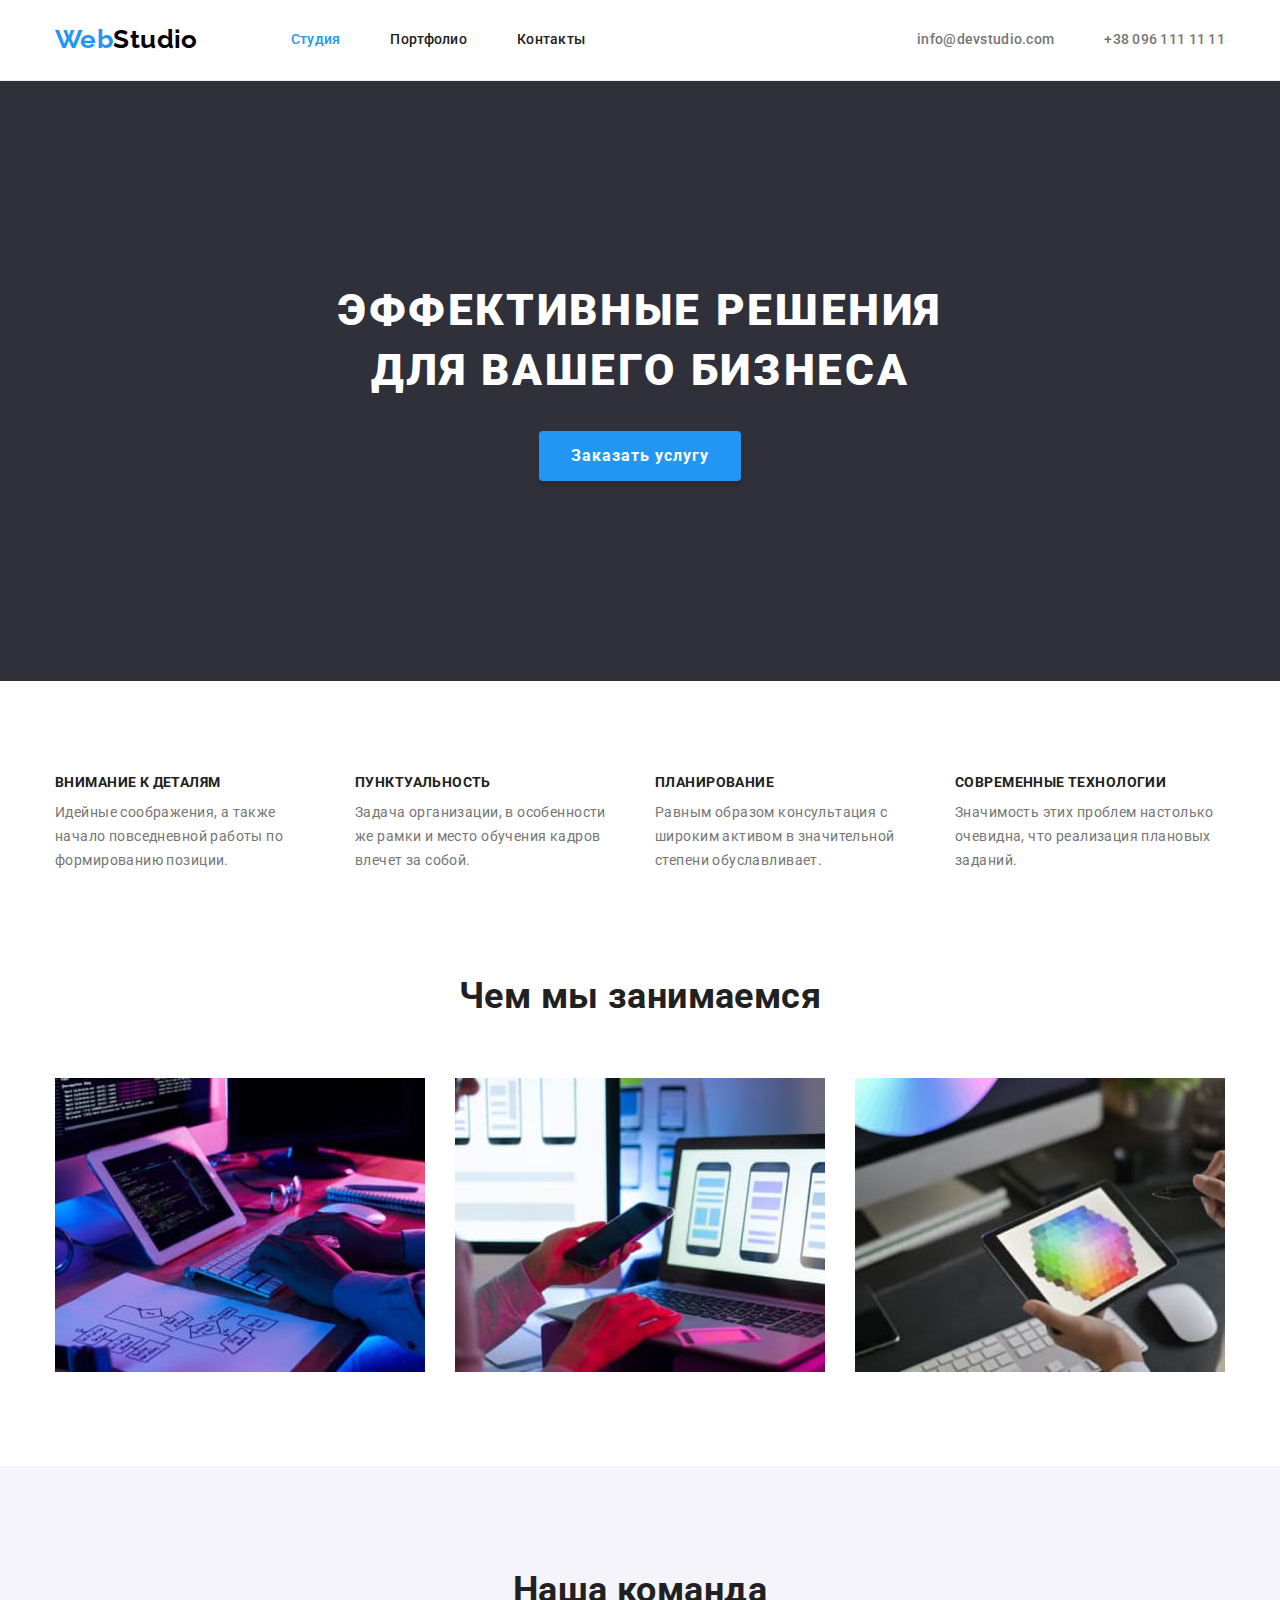
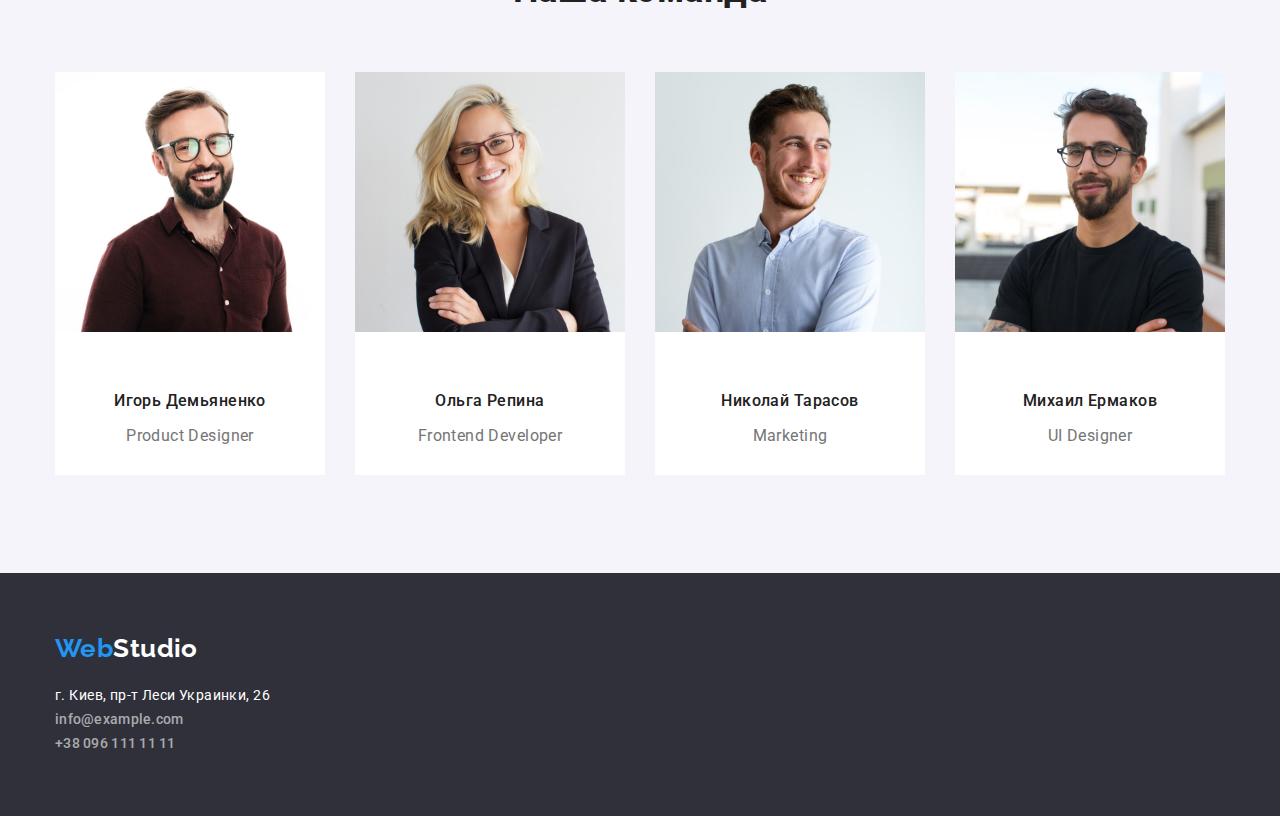
<file: index.html>
<!DOCTYPE html>
<html lang="en">
<head>
    <meta charset="UTF-8">
    <meta http-equiv="X-UA-Compatible" content="IE=edge">
    <meta name="viewport" content="width=device-width, initial-scale=1.0">
    <title>Webstudio</title>
<link href="https://fonts.googleapis.com/css2?family=Raleway:wght@700&family=Roboto:wght@400;500;700;900&display=swap"
        rel="stylesheet">   
        <link rel="stylesheet" href="https://cdnjs.cloudflare.com/ajax/libs/modern-normalize/1.1.0/modern-normalize.min.css">
     <link rel="stylesheet" href="./css/styles.css">
    
</head>
<body>
    <!-- header -->
    <header class="page-header">
    <div class="container margin-reset main-nav">
<nav class="nav-align">
    <a href="./index.html" class="logo"><span class="logo-web">Web</span>Studio</a>

    <ul class="site-nav list">

        <li class="item"><a class="current link" href="./index.html">Студия</a></li>
        <li class="item"><a class="link" href="./portfolio.html">Портфолио</a></li>
        <li class="item"><a class="link" href="">Контакты</a></li>
    </ul>


</nav>
<ul class="auth list container-auth">

    <li class="item"><a class="email" href="mailto:info@devstudio.com">info@devstudio.com</a></li>
    <li class="item"><a class="email" href="tel:+380961111111">+38 096 111 11 11</a></li>
</ul>



    </div>
    </header>
    <main>


        <section class="section section-bgc">
           <div class="container">
                <h1 class="hero">Эффективные решения для вашего бизнеса</h1>
                <div class="button-centered">
                    <button class="button" type="button">Заказать услугу</button>
                </div>
           </div>

        </section>
        <section class="section">
      <div class="container advantages">
            <!-- header will be hidden -->
            <h2 class="section-title visually-hidden">наши преимущества</h2>
            <ul class="list advantages-list">
                <li class="item">
                    <h3 class="subheader">Внимание к деталям</h3>
                    <p class="subheader-text">Идейные соображения, а также начало повседневной работы по формированию позиции.</p>
                </li>
                <li class="item">
                    <h3 class="subheader">Пунктуальность</h3>
                    <p class="subheader-text">Задача организации, в особенности же рамки и место обучения кадров влечет за собой.
                    </p>
                </li>
                <li class="item">
                    <h3 class="subheader">Планирование</h3>
                    <p class="subheader-text">Равным образом консультация с широким активом в значительной степени обуславливает.
                    </p>
                </li>
                <li class="item">
                    <h3 class="subheader">Современные технологии</h3>
                    <p class="subheader-text">Значимость этих проблем настолько очевидна, что реализация плановых заданий.</p>
                </li>
            </ul>

      </div>
            </section>
       
            <!-- our services -->
        <section class="section no-padding-top">
           <div class="container ">
                <h2 class="section-title">Чем мы занимаемся</h2>
                <ul class="list services">
                    <li class="item"><img src="./images/img.jpg" alt="pc_hands_to_the_left_side_typing" width="370"> </li>
                    <li class="item"><img src="./images/img(1).jpg" alt="display_phone_in_the_hand" width="370"></li>
                    <li class="item"><img src="./images/img(2).jpg" alt="tablet_hexagon" width="370"></li>
                </ul>
                </div>
        </section>
              
        <!-- our team -->
                <section class="section grey-bgc">
                   <div class="container team ">
                    <h2 class="section-title">Наша команда</h2>
                    <ul class="list team-list">
                        <li class="item"><img class="image" src="./images/img(3).jpg" alt="Igor_Demyanenko" width="270">
                            <div class="padding-desc">
                                <h3 class="subheader-team">Игорь Демьяненко</h3>
                                <p class="text">Product Designer</p>
                            </div>
                        </li>
                        <li class="item"><img class="image" src="./images/img(4).jpg" alt="Blonde girl Olga Repina" width="270">
                          <div class="padding-desc">
                                <h3 class="subheader-team">Ольга Репина</h3>
                                <p class="text">Frontend Developer</p>
                          </div>
                        </li>
                        <li class="item"><img class="image" src="./images/img(5).jpg" alt="Smiling Nikolai Tarasov" width="270">
                          <div class="padding-desc">
                            <h3 class="subheader-team">Николай Тарасов</h3>
                            <p class="text">Marketing</p>
                          </div>
                        </li>
                        <li class="item"><img class="image" src="./images/img(6).jpg" alt="Mikhail Ermakov in a black shirt" width="270">
                            <div class="padding-desc">
                                <h3 class="subheader-team">Михаил Ермаков</h3>
                                <p class="text">UI Designer</p>
                            </div>
                        </li>
                    </ul>

                   </div>
        </section>
        <!--test -->

  </main>
    <footer class="bgc-footer">
        <div class="container container-footer">
            <!-- is it necessary to use 2 separate <address> tags? -->
            <!-- added div for css -->
            <a class="logo-footer" href="./index.html"><span class="logo-web">Web</span>Studio</a>
            <address class="address-no-italic"> 
                г. Киев, пр-т Леси Украинки, 26
               <ul class="auth list bgc-grey address-no-italic auth-footer">
                    <li class="item-color"><a class="email-foot" href="mailto:info@example.com">info@example.com</a></li>
                    <li class="item-color"><a class="email-foot" href="tel:+380961111111">+38 096 111 11 11</a></li>
                </ul>
            </address>
        </div>
    </footer>
</body>
</html>
</file>
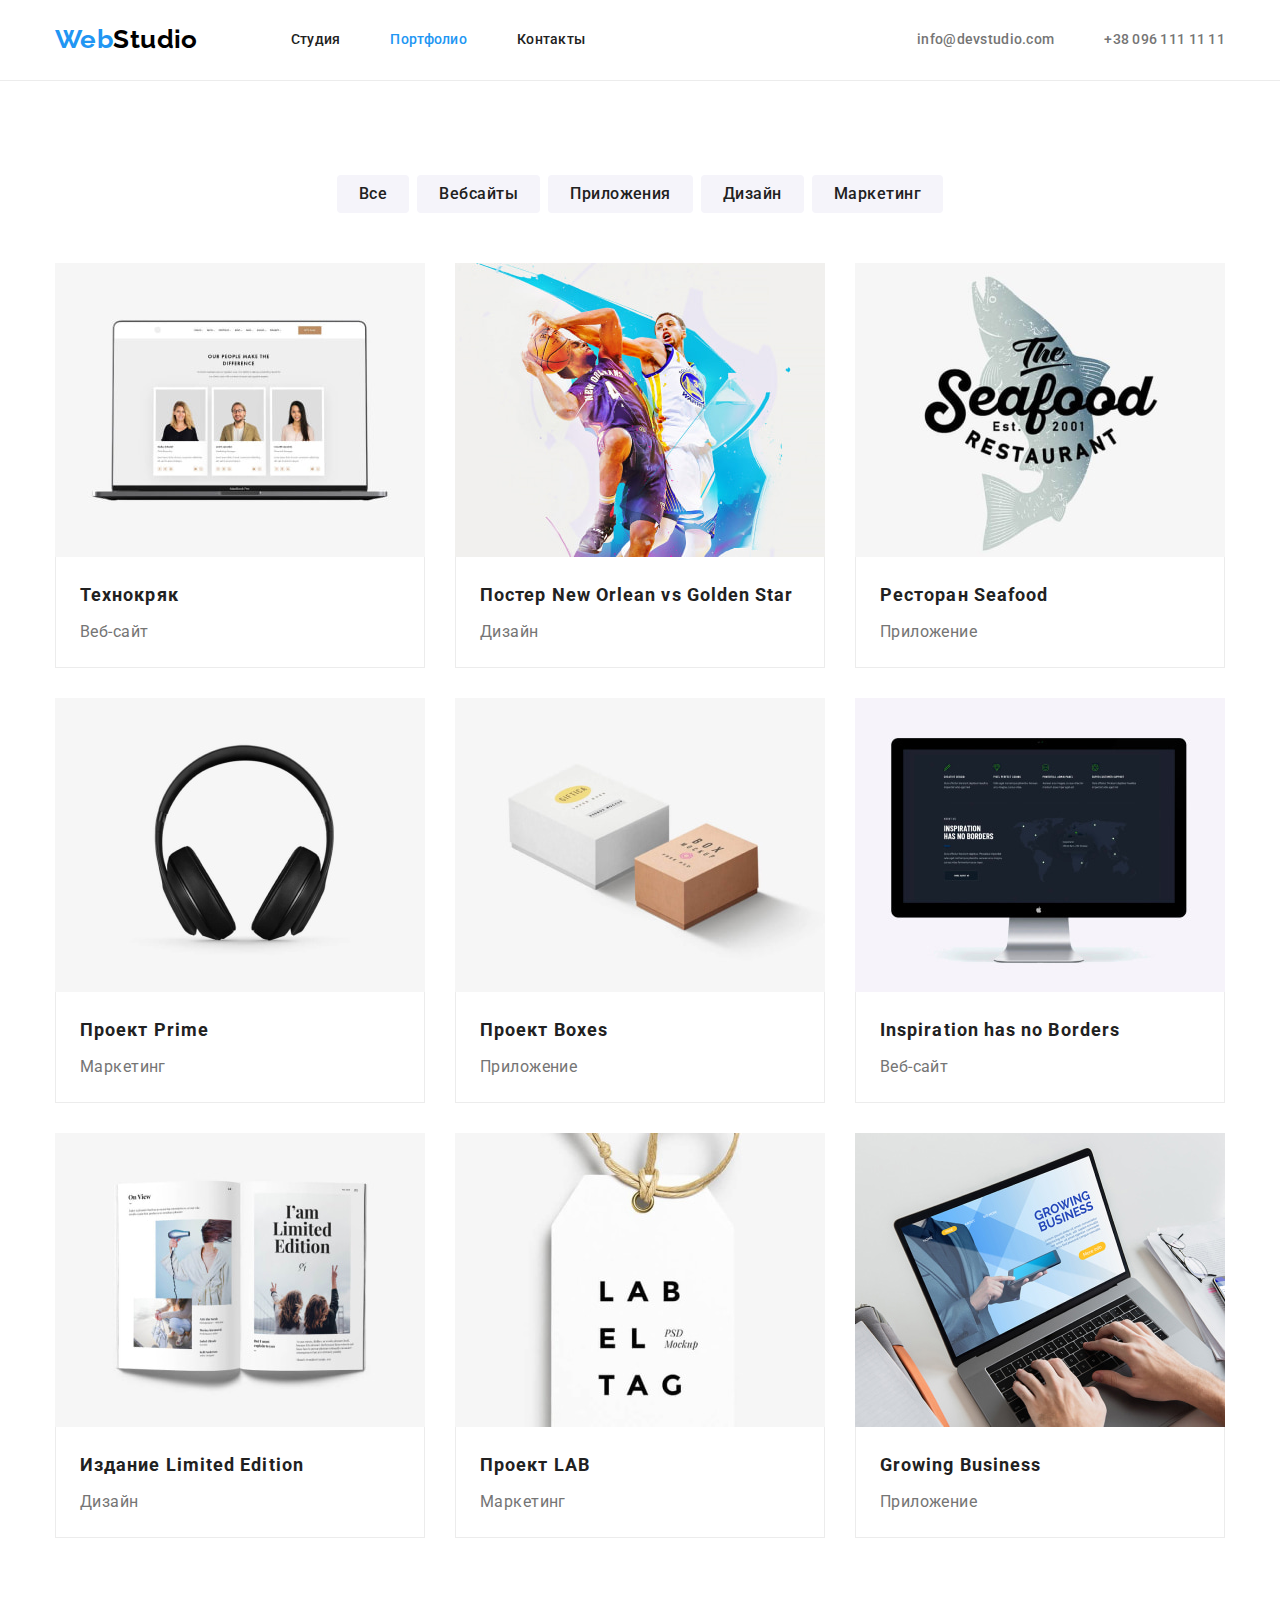
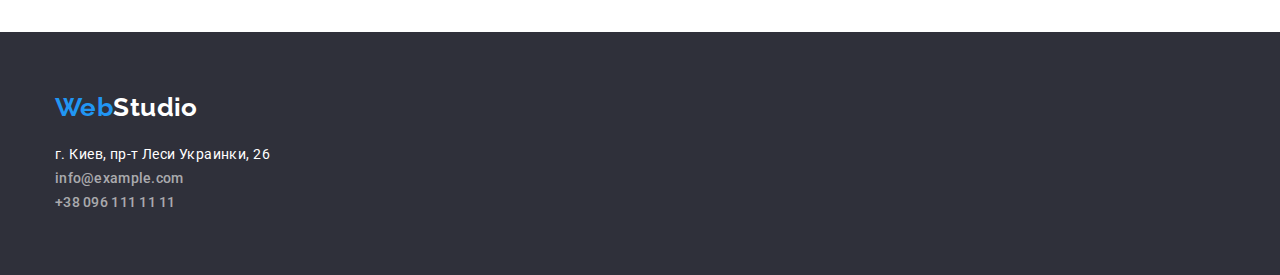
<file: portfolio.html>
<!DOCTYPE html>
<html lang="en">
<head>
    <meta charset="UTF-8">
    <meta http-equiv="X-UA-Compatible" content="IE=edge">
    <meta name="viewport" content="width=device-width, initial-scale=1.0">
    <title>Portfolio</title>
    <link href="https://fonts.googleapis.com/css2?family=Raleway:wght@700&family=Roboto:wght@400;500;700;900&display=swap"
        rel="stylesheet">
     <link rel="stylesheet" href="https://cdnjs.cloudflare.com/ajax/libs/modern-normalize/1.1.0/modern-normalize.min.css">
    <link rel="stylesheet" href="./css/styles.css">
</head>
<body>
<!-- header -->
    <header class="page-header">
        <div class="container margin-reset main-nav">
            <nav class="nav-align">
                <a href="./index.html" class="logo"><span class="logo-web">Web</span>Studio</a>
    
                <ul class="site-nav list">
    
                    <li class="item"><a class="link" href="./index.html">Студия</a></li>
                    <li class="item"><a class="current link" href="./portfolio.html">Портфолио</a></li>
                    <li class="item"><a class="link" href="">Контакты</a></li>
                </ul>
    
    
            </nav>
            <ul class="auth list container-auth">
    
                <li class="item"><a class="email" href="mailto:info@devstudio.com">info@devstudio.com</a></li>
                <li class="item"><a class="email" href="tel:+380961111111">+38 096 111 11 11</a></li>
            </ul>
    
    
    
        </div>
    </header>
<main>
<section class="section-port">
<!-- hidden header -->

<div class="container">

    <h1 class="header-main">portfolio</h1>
    
    
  

    <ul class="filter list">
        <li class="item">
            <button class="filter-button" type="button">Все</button>
        </li>
        <li class="item">
            <button class="filter-button" type="button">Вебсайты</button>
        </li>
        <li class="item">
            <button class="filter-button" type="button">Приложения</button>
        </li>
        <li class="item">
            <button class="filter-button" type="button">Дизайн</button>
        </li>
        <li class="item">
            <button class="filter-button" type="button">Маркетинг</button>
        </li>
    
    </ul>

  
    
        <ul class="list port-cards">
            <li class="item">
                <a href="">
                    <img src="./images/portfolio/tehnohryak.jpg" alt="Технокряк" width="370">
                  
                    <div class="cards-desc">
                    <h2 class="port-subheader">Технокряк</h2>
                    <p class="port-text">Веб-сайт</p>

                   </div>
                </a>
            </li>
    
    
            <li class="item">
                <a href="">
                    <img src="./images/portfolio/basketball.jpg" alt="New Orlean vs Golden Star" width="370">
                   <div class="cards-desc">
                <h2 class="port-subheader">Постер New Orlean vs Golden Star</h2>
                <p class="port-text">Дизайн</p>

                   </div>
                </a>
            </li>
    
            <li class="item">
                
                    <a href=""><img src="./images/portfolio/seafood.jpg" alt="Ресторан Seafood" width="370">
                        <div class="cards-desc">
                        <h2 class="port-subheader">Ресторан Seafood</h2>
                        <p class="port-text">Приложение</p>

                        </div>
                    </a>
            </li>
    
            <li class="item">
                <a href=""><img src="./images/portfolio/Prime.jpg" alt="Проект Prime" width="370">
                   <div class="cards-desc">
                    <h2 class="port-subheader">Проект Prime</h2>
                    <p class="port-text">Маркетинг</p>
                   </div>
                </a>
            </li>
    
           
            <li class="item">
                <a href=""><img src="./images/portfolio/Boxes.jpg" alt="Проект Boxes" width="370">
                    <div class="cards-desc">
                        <h2 class="port-subheader">Проект Boxes</h2>
                        <p class="port-text">Приложение</p>
                    </div>
                </a>
            </li>
    
            <li class="item">
                <a href="">
                    <img src="./images/portfolio/Borders.jpg" alt="Inspiration has no Borders" width="370">
                    <div class="cards-desc">
                        <h2 class="port-subheader">Inspiration has no Borders</h2>
                        <p class="port-text">Веб-сайт</p>
                    </div>
                </a>
            </li>
            <li class="item">
                <a href="">
                    <img src="./images/portfolio/Limited.jpg" alt="Издание Limited Edition" width="370">
                    <div class="cards-desc">
                    <h2 class="port-subheader">Издание Limited Edition</h2>
                    <p class="port-text">Дизайн</p>

                    </div>
                </a>
            </li>
            <li class="item">
                <a href="">
                    <img src="./images/portfolio/Lab.jpg" alt="Проект LAB" width="370">
                    <div class="cards-desc">
                        <h2 class="port-subheader"> Проект LAB</h2>
                        <p class="port-text">Маркетинг</p>
                    </div>
                </a>
            </li>
            <li class="item">
                <a href="">
                    <img src="./images/portfolio/Business.jpg" alt="Growing Business" width="370">
                    <div class="cards-desc">
                        <h2 class="port-subheader">Growing Business</h2>
                        <p class="port-text">Приложение</p>
                    </div>
                </a>
            </li>
    
        </ul>
        </div>
    </section>

</main>
    <footer class="bgc-footer">
        <div class="container container-footer">
            <!-- is it necessary to use 2 separate <address> tags? -->
            <!-- added div for css -->
            <a class="logo-footer" href="./index.html"><span class="logo-web">Web</span>Studio</a>
            <address class="address-no-italic">
                г. Киев, пр-т Леси Украинки, 26
                <ul class="auth list bgc-grey address-no-italic auth-footer">
                    <li class="item-color"><a class="email-foot" href="mailto:info@example.com">info@example.com</a></li>
                    <li class="item-color"><a class="email-foot" href="tel:+380961111111">+38 096 111 11 11</a></li>
                </ul>
            </address>
        </div>
    </footer>
</body>
</html>
</file>
<file: css/styles.css>
:root {
    --primary-text-color: rgba(117, 117, 117, 1);
    --secondary-text-color: rgba(33, 33, 33, 1);
    --accent-color: rgba(33, 150, 243, 1);
    --background-secondary-color: rgba(245, 244, 250, 1);
    --hero-and-footer-color:rgba(47, 48, 58, 1);

}
body {
    background-color: #fff;
    color: var(--primary-text-color);
    font-family:Roboto, sans-serif;
    font-size: 14px;
    line-height: 1.71;
    letter-spacing: 0.03em;
    }


/* BGC secondary  rgba(245, 244, 250, 1); */

/* text color  rgba(117, 117, 117, 1); */

/* secondary text color rgba(33, 33, 33, 1); */

/* accent rgba(33, 150, 243, 1) */

/* address #ffffff  */

/* footer contact background: rgba(255, 255, 255, 0.6); */

h1,h2,h3,h4 {
    margin-top: 0px;
}


p {
    margin-top: 0;
    margin-bottom: 0;
    margin-left: 0;
    margin-right: 0;
}

img {
    display: block;
    min-width: 100%;
}


.container {
    width: 1200px;
    /* outline: 2px solid tomato; */
    padding-left: 15px;
    padding-right: 15px;
    margin-left: auto;
    margin-right: auto;
}

.page-header {
    border-bottom: 1px solid #ECECEC; 
}


.margin-reset {
    margin-top: 0px;
}


.main-nav {
    display: flex;
    align-items: center;
}

.nav-align {
    display: flex;
        align-items: center;
}


    


.logo {
/* outline: 1px solid tomato; */

    font-family: raleway, sans-serif;
    color: black;
    font-weight: 700;
    font-size: 26px;
    line-height: 1.2;
    text-decoration: none;
}
.logo-web {
    color: var(--accent-color);
}
.list {
    list-style:none;
    margin: 0;
padding-left: 0px;}


/* site nav  */


.site-nav {
    display: flex;
    margin-left: 93px;
}



.site-nav .item+.item {
    margin-left: 50px;
    /* outline: 2px solid tomato; */
}


.item > .link {
    padding-top: 32px;
    padding-bottom: 32px;
    display: block;
    /* outline: 2px solid tomato; */
}


.site-nav a {
    color:var(--secondary-text-color);
    font-weight: 500;
    font-size: 14px;
    line-height: 1.14;
    letter-spacing: 0.02em;
        text-decoration: none;
}
.site-nav a:hover, .site-nav a:focus, .auth a:hover,
.auth a:focus {
    color:var(--accent-color);
}


/* auth */

.auth {
    margin-left: auto;
}
.auth a {
    /* color:var(--primary-text-color); */
    font-weight: 500;
    font-size: 14px;
    line-height: 1.14;
    letter-spacing: 0.02em;
        text-decoration: none;
}
.email {
    color:var(--primary-text-color)
}
.container-auth {
    display:flex;
    /* outline: 2px solid teal; */
}

.container-auth > .item+.item {
    margin-left: 50px;
}



/* hero */


.section .hero {
    margin-top: 0;
    margin-bottom: 30px;
    /* outline: 2px solid tomato; */
    margin-left: auto;
    margin-right: auto;
    max-width: 696px;

    color: #fff;
    font-weight: 900;
    font-size: 44px;
    line-height: 1.36;
    text-align: center;
    letter-spacing: 0.06em;
    text-transform: uppercase;

}


/* Our sevvices  */


.services {
    display: flex;

}
.services .item {
    width: calc( (100% - 60px) / 3);
}

.services .item + .item {
    margin-left: 30px;
}


.bgc-footer {
    background-color: var(--hero-and-footer-color);
    padding-top: 60px;
    padding-bottom: 60px;
}


/* advantages */

.advantages {
    margin-top: 0px;
   
    
}

.advantages .advantages-list {
    display: flex;

}

.advantages-list .item {
width: calc((100% - 90px) / 3);
margin-right: 30px;
/* outline: 1px solid teal; */
}
.advantages-list .item:nth-child(4n) {
    margin-right: 0px;
}




.section .section-title {
    color:var(--secondary-text-color);
    text-align: center;
    font-weight: 700;
    font-size: 36px;
}
.list .subheader {
    margin-bottom: 10px;
}

.container .section-title {
    margin-bottom: 50px;
}

.subheader {
color:var(--secondary-text-color);

font-weight: 700;
font-size: 14px;
line-height: 1.14;
text-transform: uppercase;
}

/* our team */

.team {
    padding-top: 0px;
    padding-bottom: 04px;

}
.team-list {
    display: flex;
}

.team-list .item {
    text-align: center;
    margin-right: 30px;


    background-color: #fff;

    /* outline: 1px solid tomato; */
}

.team-list .item:nth-child(4n) {
    margin-right: 0px;
}


.image {
    margin-bottom: 30px;
}

.subheader-team {

    font-weight: 500;
    font-size: 16px;
    line-height: 1.17;
    color:var(--secondary-text-color);
}

.padding-desc {
    padding-top: 30px;
    padding-bottom: 30px;
}



.subheader-text {
    font-size: 14px;
    line-height: 1.71;
 }
 .list .text {
    font-size: 16px;
    line-height: 1.19;
 }

.grey-bgc {
    background-color: var(--background-secondary-color);
}

.section {
    padding-top: 94px;
    padding-bottom: 94px;
}
.no-padding-top {
    padding-top: 0px;
}

.section-bgc {
    padding-top: 200px;
    padding-bottom: 200px;

    background-color: var(--hero-and-footer-color);
}

/* button */

.button {
    color: #fff;
    background-color:var(--accent-color);
    font-family: inherit;
    font-weight: 700;
    font-size: 16px;
    line-height: 1.88;
    letter-spacing: 0.06em;
    cursor:pointer;
    border:transparent;
    box-shadow: 0px 4px 4px rgba(0, 0, 0, 0.15);
    border-radius: 4px;
    padding: 10px 32px;
}
.button:hover, button:focus {
    color:#fff;
    background-color:#188CE8;
} 
.button-centered .button {
    display: block;
    margin-left: auto;
    margin-right: auto;
}

.logo-footer {
    display: block;
    color: #fff; 
    background-color:var(--hero-and-footer-color);

    font-family: raleway, sans-serif;
    font-size: 26px;
    line-height: 1.2;
    text-decoration: none;
    font-weight: 700;
    margin-bottom: 20px;
;

}
 address {
     color: #fff; 
     background-color:var(--hero-and-footer-color);
 }
.bgc-grey {
    color:rgba(255, 255, 255, 0.6);
        text-decoration: none;
        
 }

 .address-no-italic {
     font-style:normal;
     color:rgb(255, 255, 255);
 }
 .address-no-italic  .item {
     color: rgba(255, 255, 255, 0.6);
 }

.container-footer {
    margin-top: 0px;
   
}

.advantages .hide {
    margin-bottom: 0px;
}

.visually-hidden:not(:focus):not(:active) {
clip: rect(0 0 0 0);
clip-path: inset(50%);
height: 1px;
overflow: hidden;
position: absolute;
white-space: nowrap;
width: 1px;
}


.auth .auth-footer {
    color: var(--primary-text-color);
    font-weight: 500;
    font-size: 14px;
    line-height: 1.14;
    letter-spacing: 0.02em;
    text-decoration: none;
}

.email-foot {
    color:rgba(255, 255, 255, 0.6)
}

 /* from here starting adding additional styles for portfolio.html */
 
 .site-nav .current {
     color: var(--accent-color);
 }
 .filter .filter-button {
     color:var(--secondary-text-color);
     background-color: var(--background-secondary-color);
     font-family: inherit;
     font-weight: 500;
     font-size: 16px;
    line-height: 1.62;
    letter-spacing: 0.03em;
        cursor:pointer;
        padding: 6px 22px;
    
       
        
        border-radius: 4px;
            border:transparent;
}



.filter .filter-button:hover, .filter .filter-button:focus {
    color:#fff;
    background-color: var(--accent-color)
}

.filter .item + .item {
margin-left: 8px;
}


.port-subheader {
    color:var(--secondary-text-color);
    font-weight: 700;
    font-size: 18px;
    line-height: 2;
    letter-spacing: 0.06em;
    margin-bottom: 4px;
}
.port-text {
font-size: 16px;
line-height: 1.88;
color: var(--primary-text-color);
}
.list a {
    text-decoration: none;
}

.section-port {
    padding-top: 94px;
    padding-bottom: 94px;

}

.header-main {
    display: none;
}





.section-port .filter {
    display: flex;
    justify-content: center;
    margin-bottom: 50px;
}



.port-cards {

    display: flex;
    flex-wrap: wrap;
}
.port-cards .item {
    width: calc( (100% - 60px) / 3);
    margin-right: 30px;
    margin-bottom: 30px;
}

.port-cards .item:nth-child(3n) {
    margin-right: 0px;
}
.port-cards .item:nth-last-child(-n + 3) {
    margin-bottom: 0px;
}

.cards-desc {
    padding: 20px 24px 20px 24px;
    border-right: 1px solid #ECECEC;
    border-bottom: 1px solid #ECECEC;
    border-left: 1px solid #ECECEC;
}
</file>
